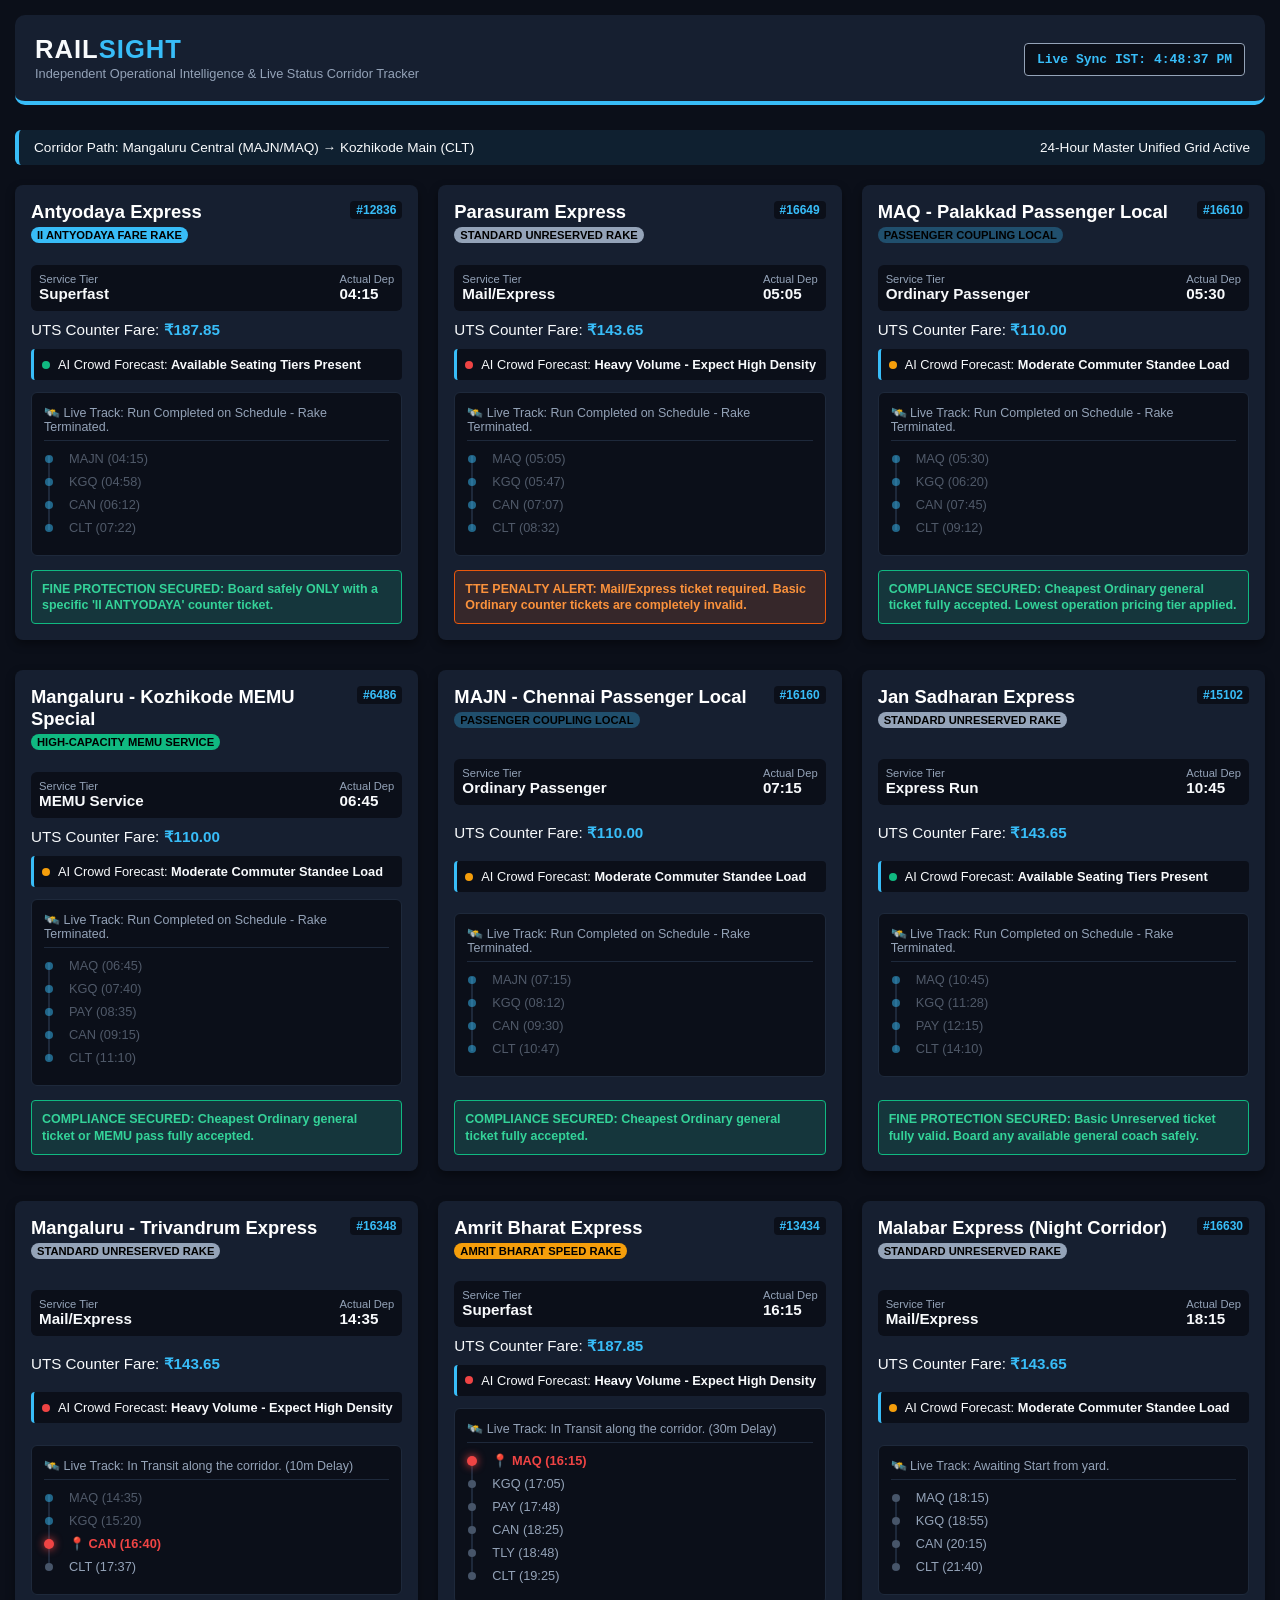
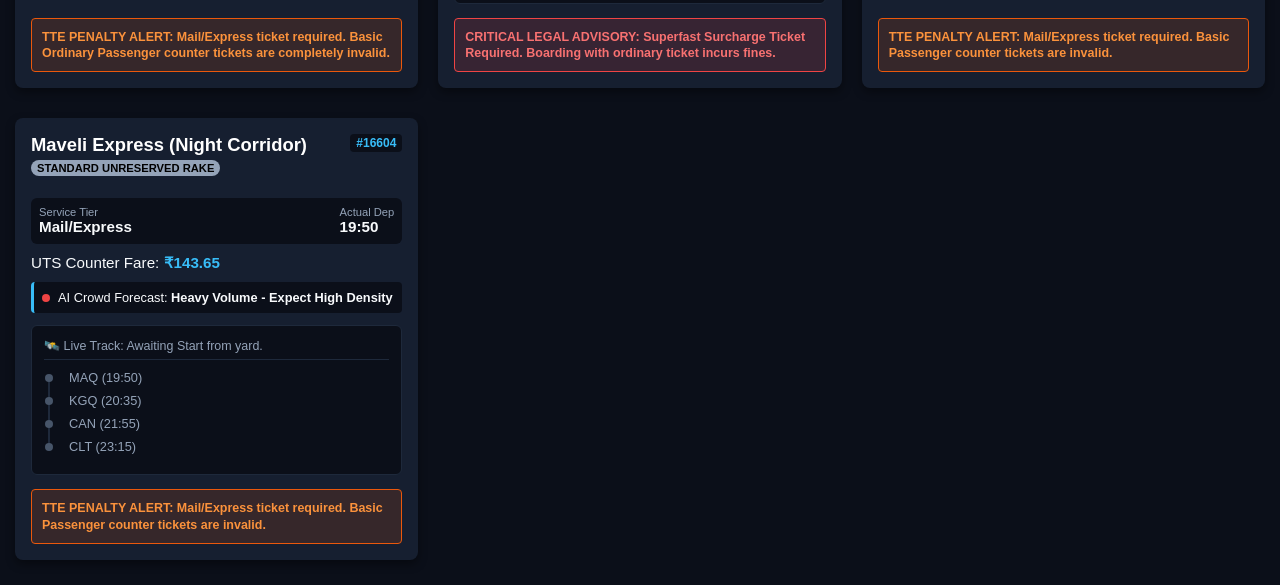
<file: Root/static/index.html>
<!-- TARGET LOCATION: /static/index.html -->
<!DOCTYPE html>
<html lang="en">
<head>
    <meta charset="UTF-8">
    <meta name="viewport" content="width=device-width, initial-scale=1.0">
    <title>RailSight Dashboard | Live Master Corridor Tracker</title>
    <style>
        :root {
            --dark-bg: #0b0f19;
            --surface-card: #161f30;
            --sky-accent: #38bdf8;
            --text-white: #f8fafc;
            --text-slate: #94a3b8;
            --clr-green: #10b981;
            --clr-amber: #f59e0b;
            --clr-orange: #ea580c;
            --clr-red: #ef4444;
        }
        * { box-sizing: border-box; margin: 0; padding: 0; font-family: sans-serif; }
        body { background-color: var(--dark-bg); color: var(--text-white); padding: 15px; }
        
        .navbar-wrapper {
            background-color: var(--surface-card);
            padding: 20px;
            border-radius: 10px;
            display: flex;
            justify-content: space-between;
            align-items: center;
            flex-wrap: wrap;
            gap: 15px;
            margin-bottom: 25px;
            border-bottom: 4px solid var(--sky-accent);
        }
        .branding h1 { font-size: 1.6rem; letter-spacing: 1px; }
        .branding h1 span { color: var(--sky-accent); }
        .branding p { font-size: 0.8rem; color: var(--text-slate); margin-top: 2px; }
        
        .time-control-deck span {
            background: #0b0f19;
            padding: 8px 12px;
            border-radius: 4px;
            font-weight: bold;
            border: 1px solid var(--text-slate);
            color: var(--sky-accent);
            font-family: monospace;
        }
        
        .telemetry-bar {
            background: rgba(56, 189, 248, 0.1);
            padding: 10px 15px;
            border-radius: 6px;
            margin-bottom: 20px;
            display: flex;
            justify-content: space-between;
            font-size: 0.85rem;
            border-left: 4px solid var(--sky-accent);
        }
        
        .timeline-cards-container {
            display: grid;
            grid-template-columns: repeat(auto-fill, minmax(310px, 1fr));
            gap: 20px;
        }
        
        .card {
            background: var(--surface-card);
            border-radius: 8px;
            padding: 16px;
            display: flex;
            flex-direction: column;
            justify-content: space-between;
            box-shadow: 0 4px 10px rgba(0,0,0,0.4);
            margin-bottom: 10px;
        }
        
        .card-top { display: flex; justify-content: space-between; align-items: flex-start; margin-bottom: 12px; }
        .card-top h3 { font-size: 1.15rem; color: #fff; font-weight: bold; }
        .train-id-badge { background: #0b0f19; padding: 2px 6px; font-size: 0.75rem; border-radius: 4px; color: var(--sky-accent); font-weight: bold; }
        .specialty-tag { color: #000; font-size: 0.7rem; font-weight: bold; padding: 2px 6px; border-radius: 10px; margin-top: 4px; display: inline-block; }
        .metrics-row { display: flex; justify-content: space-between; background: #0b0f19; padding: 8px; border-radius: 6px; margin: 10px 0; }
        .metric-cell span { display: block; font-size: 0.7rem; color: var(--text-slate); }
        .metric-cell strong { font-size: 0.95rem; }
        .fare-text { font-size: 0.95rem; margin-bottom: 10px; }
        .fare-text span { font-weight: bold; color: var(--sky-accent); }
        .crowd-indicator { display: flex; align-items: center; gap: 8px; font-size: 0.8rem; background: #0b0f19; padding: 8px; border-radius: 4px; margin-bottom: 12px; border-left: 3px solid var(--sky-accent); }
        .dot { width: 8px; height: 8px; border-radius: 50%; display: inline-block; }
        .dot-green { background: var(--clr-green); }
        .dot-amber { background: var(--clr-amber); }
        .dot-red { background: var(--clr-red); }
        .live-tracker-panel { background: #0b0f19; padding: 12px; border-radius: 6px; margin-bottom: 14px; border: 1px solid #1e293b; }
        .tracker-header { display: flex; justify-content: space-between; font-size: 0.78rem; color: var(--text-slate); margin-bottom: 10px; padding-bottom: 6px; border-bottom: 1px solid #1e293b; }
        
        .vertical-track { position: relative; padding-left: 20px; margin-top: 5px; }
        .vertical-track::before { content: ''; position: absolute; left: 4px; top: 5px; bottom: 5px; width: 2px; background: #1e293b; }
        .track-node { position: relative; font-size: 0.8rem; color: var(--text-slate); margin-bottom: 8px; padding-left: 5px; }
        .track-node::before { content: ''; position: absolute; left: -19px; top: 4px; width: 8px; height: 8px; background: #475569; border-radius: 50%; }
        .track-node.passed { color: var(--text-slate); opacity: 0.5; }
        .track-node.passed::before { background: var(--sky-accent); }
        .track-node.current-location { color: var(--clr-red); font-weight: bold; }
        .track-node.current-location::before { background: var(--clr-red); box-shadow: 0 0 8px var(--clr-red); width: 10px; height: 10px; left: -20px; top: 3px; }
        .advisory { padding: 10px; border-radius: 4px; font-size: 0.78rem; font-weight: bold; line-height: 1.3; }
        .alert-GREEN { background: rgba(16,185,129,0.15); border: 1px solid var(--clr-green); color: #34d399; }
        .alert-AMBER { background: rgba(245,158,11,0.15); border: 1px solid var(--clr-amber); color: #fbbf24; }
        .alert-ORANGE { background: rgba(234, 88, 12, 0.15); border: 1px solid var(--clr-orange); color: #fb923c; }
        .alert-RED { background: rgba(239, 68, 68, 0.15); border: 1px solid var(--clr-red); color: #f87171; }
    </style>
</head>
<body>
    <header class="navbar-wrapper">
        <div class="branding">
            <h1>RAIL<span>SIGHT</span></h1>
            <p>Independent Operational Intelligence & Live Status Corridor Tracker</p>
        </div>
        <div class="time-control-deck">
            <span id="live-clock-badge">Live System Sync Active</span>
        </div>
    </header>

    <main class="content-viewport">
        <div class="telemetry-bar">
            <span>Corridor Path: Mangaluru Central (MAJN/MAQ) → Kozhikode Main (CLT)</span>
            <span>24-Hour Master Unified Grid Active</span>
        </div>

        <div class="timeline-cards-container" id="cards-mount-point">
            <!-- Rendered smoothly via compact js engine below -->
        </div>
    </main>

    <!-- Cache-busting parameter link targets the upgraded script asset -->
    <script src="app.js?v=final_matrix"></script>
</body>
</html>
</file>
